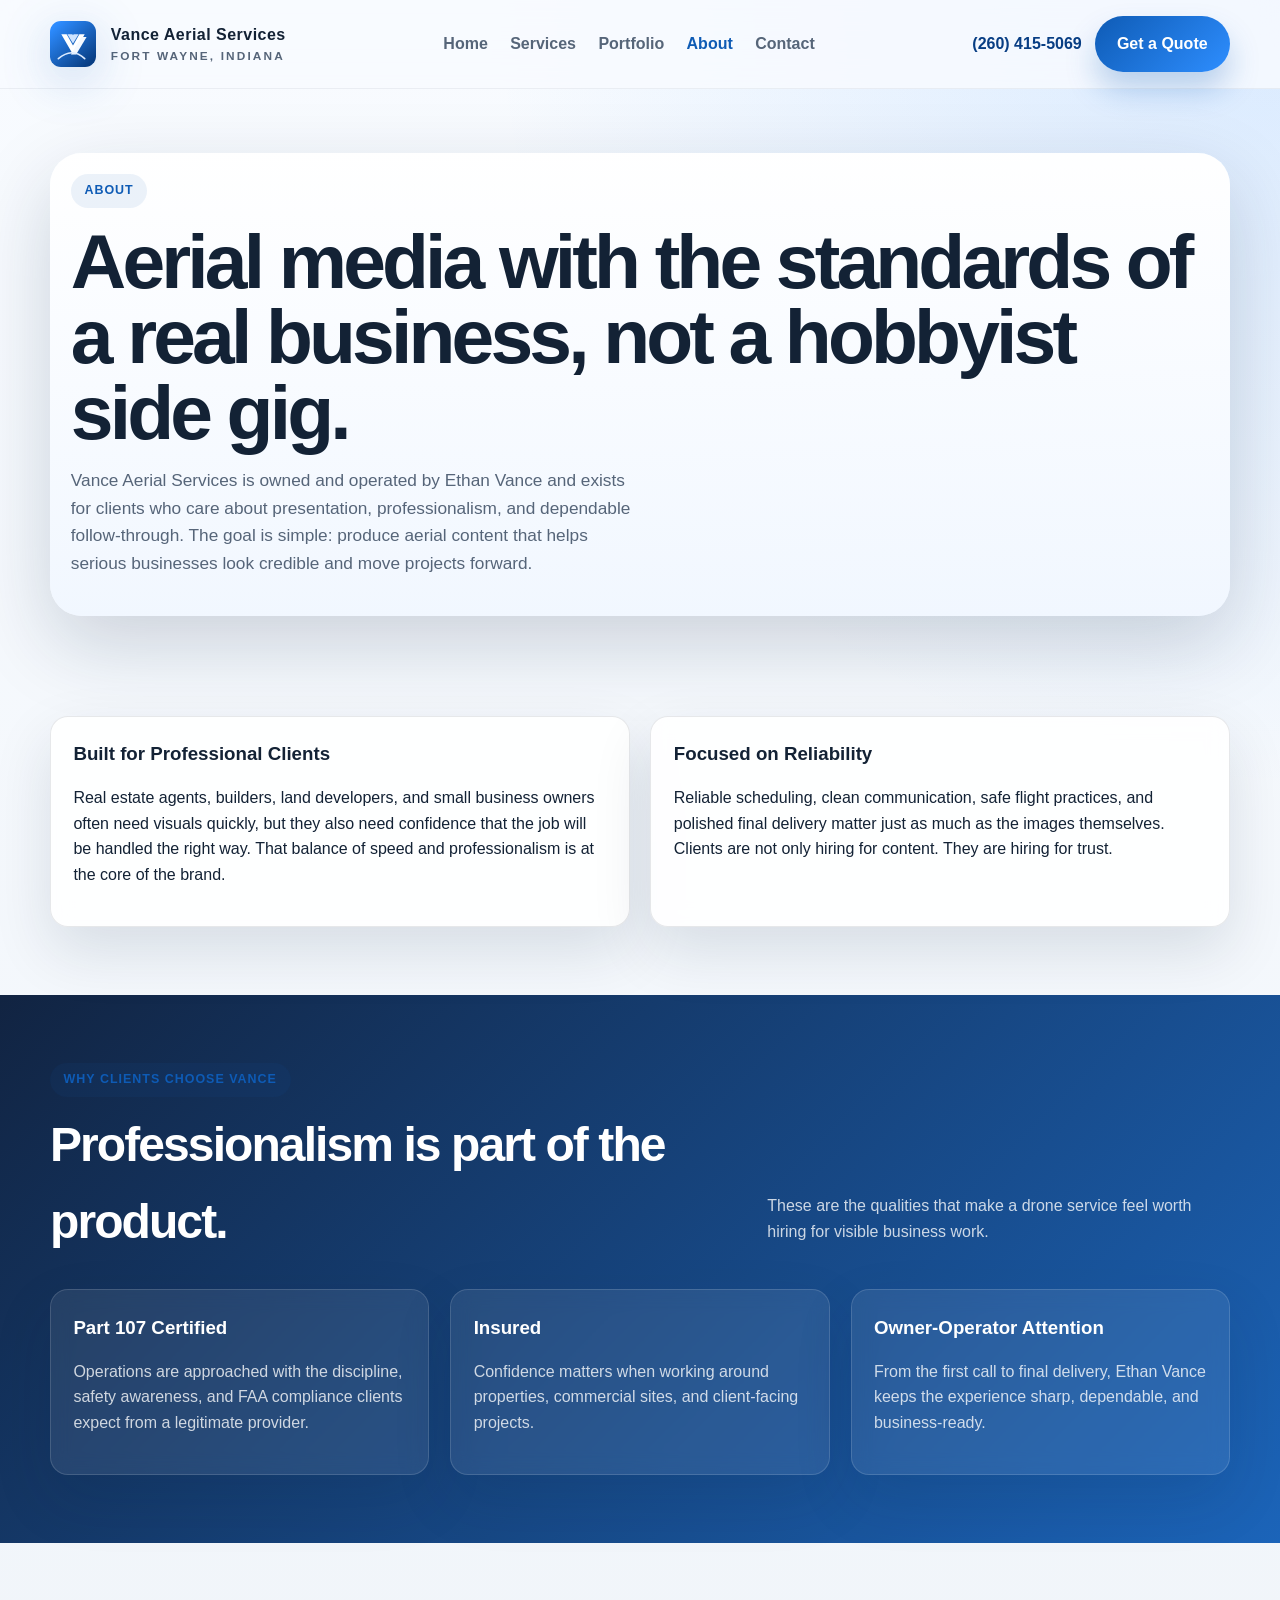
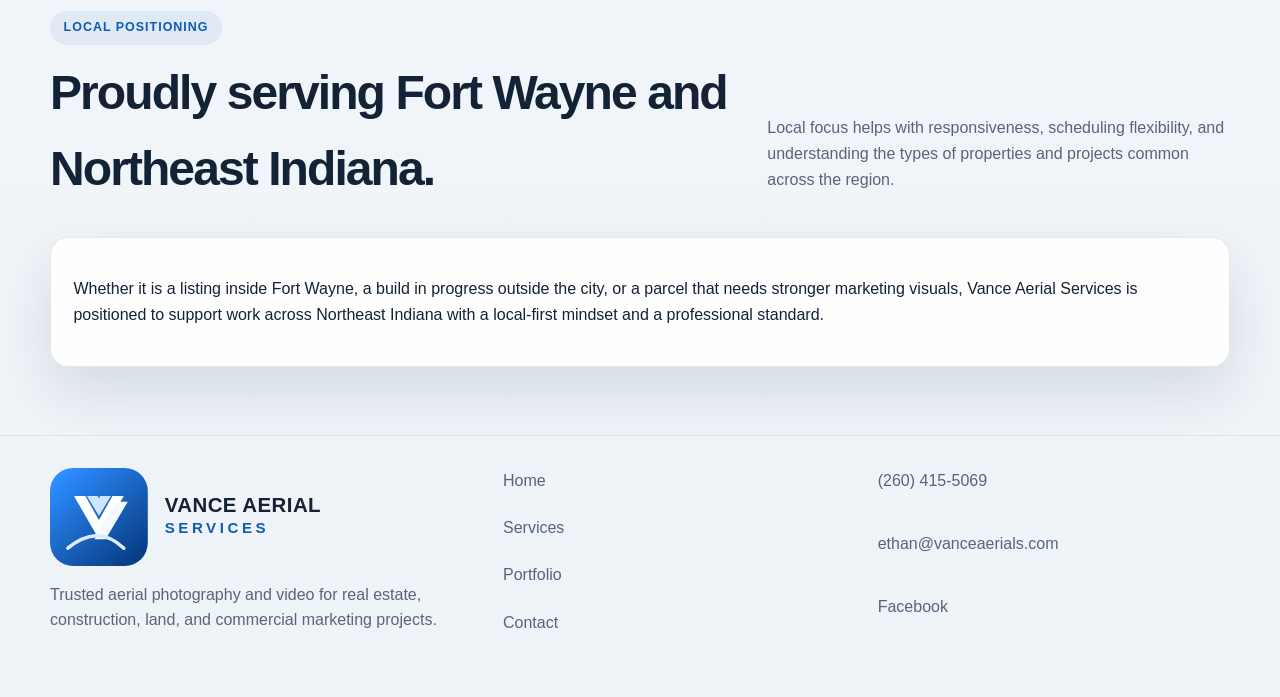
<file: about.html>
<!DOCTYPE html>
<html lang="en">
<head>
  <meta charset="UTF-8">
  <meta name="viewport" content="width=device-width, initial-scale=1.0">
  <title>About | Vance Aerial Services</title>
  <meta name="description" content="Learn about Vance Aerial Services, a professional drone photography and video company serving Fort Wayne and Northeast Indiana.">
  <link rel="icon" type="image/svg+xml" href="favicon.svg">
  <link rel="stylesheet" href="styles.css">
</head>
<body>
  <div class="page-shell">
    <header class="site-header">
      <div class="container nav-wrap">
        <a class="brand" href="index.html">
          <img class="brand-mark" src="assets/brand/logo-mark.svg" alt="Vance Aerial Services logo">
          <div class="brand-copy">
            <span>Vance Aerial Services</span>
            <span class="subtle">Fort Wayne, Indiana</span>
          </div>
        </a>
        <button class="nav-toggle" data-nav-toggle aria-label="Toggle navigation">Menu</button>
        <nav class="site-nav" data-nav>
          <a href="index.html">Home</a>
          <a href="services.html">Services</a>
          <a href="portfolio.html">Portfolio</a>
          <a class="active" href="about.html">About</a>
          <a href="contact.html">Contact</a>
        </nav>
        <div class="nav-cta" data-nav-cta>
          <a class="phone-link" href="tel:2604155069">(260) 415-5069</a>
          <a class="button button-primary" href="contact.html">Get a Quote</a>
        </div>
      </div>
    </header>

    <main>
      <section class="page-hero">
        <div class="container">
          <div class="hero-panel reveal">
            <div class="eyebrow">About</div>
            <h1>Aerial media with the standards of a real business, not a hobbyist side gig.</h1>
            <p>Vance Aerial Services is owned and operated by Ethan Vance and exists for clients who care about presentation, professionalism, and dependable follow-through. The goal is simple: produce aerial content that helps serious businesses look credible and move projects forward.</p>
          </div>
        </div>
      </section>

      <section class="section">
        <div class="container detail-grid">
          <article class="card reveal">
            <h3>Built for Professional Clients</h3>
            <p>Real estate agents, builders, land developers, and small business owners often need visuals quickly, but they also need confidence that the job will be handled the right way. That balance of speed and professionalism is at the core of the brand.</p>
          </article>
          <article class="card reveal">
            <h3>Focused on Reliability</h3>
            <p>Reliable scheduling, clean communication, safe flight practices, and polished final delivery matter just as much as the images themselves. Clients are not only hiring for content. They are hiring for trust.</p>
          </article>
        </div>
      </section>

      <section class="section band">
        <div class="container">
          <div class="section-head reveal">
            <div>
              <div class="eyebrow">Why Clients Choose Vance</div>
              <h2>Professionalism is part of the product.</h2>
            </div>
            <p>These are the qualities that make a drone service feel worth hiring for visible business work.</p>
          </div>
          <div class="benefits-grid">
            <article class="card reveal">
              <h3>Part 107 Certified</h3>
              <p>Operations are approached with the discipline, safety awareness, and FAA compliance clients expect from a legitimate provider.</p>
            </article>
            <article class="card reveal">
              <h3>Insured</h3>
              <p>Confidence matters when working around properties, commercial sites, and client-facing projects.</p>
            </article>
            <article class="card reveal">
              <h3>Owner-Operator Attention</h3>
              <p>From the first call to final delivery, Ethan Vance keeps the experience sharp, dependable, and business-ready.</p>
            </article>
          </div>
        </div>
      </section>

      <section class="section">
        <div class="container">
          <div class="section-head reveal">
            <div>
              <div class="eyebrow">Local Positioning</div>
              <h2>Proudly serving Fort Wayne and Northeast Indiana.</h2>
            </div>
            <p>Local focus helps with responsiveness, scheduling flexibility, and understanding the types of properties and projects common across the region.</p>
          </div>
          <article class="card reveal">
            <p>Whether it is a listing inside Fort Wayne, a build in progress outside the city, or a parcel that needs stronger marketing visuals, Vance Aerial Services is positioned to support work across Northeast Indiana with a local-first mindset and a professional standard.</p>
          </article>
        </div>
      </section>
    </main>

    <footer class="site-footer">
      <div class="container">
        <div class="footer-grid">
          <div>
            <a class="brand" href="index.html">
              <img class="brand-logo" src="assets/brand/logo.svg" alt="Vance Aerial Services">
            </a>
            <p>Trusted aerial photography and video for real estate, construction, land, and commercial marketing projects.</p>
          </div>
          <div class="footer-list">
            <a href="index.html">Home</a>
            <a href="services.html">Services</a>
            <a href="portfolio.html">Portfolio</a>
            <a href="contact.html">Contact</a>
          </div>
          <div class="footer-list">
            <a href="tel:2604155069">(260) 415-5069</a>
            <a href="mailto:ethan@vanceaerials.com">ethan@vanceaerials.com</a>
            <a href="https://www.facebook.com/profile.php?id=61585423335377" target="_blank" rel="noopener noreferrer">Facebook</a>
          </div>
        </div>
      </div>
    </footer>
  </div>
  <script src="script.js"></script>
</body>
</html>
</file>
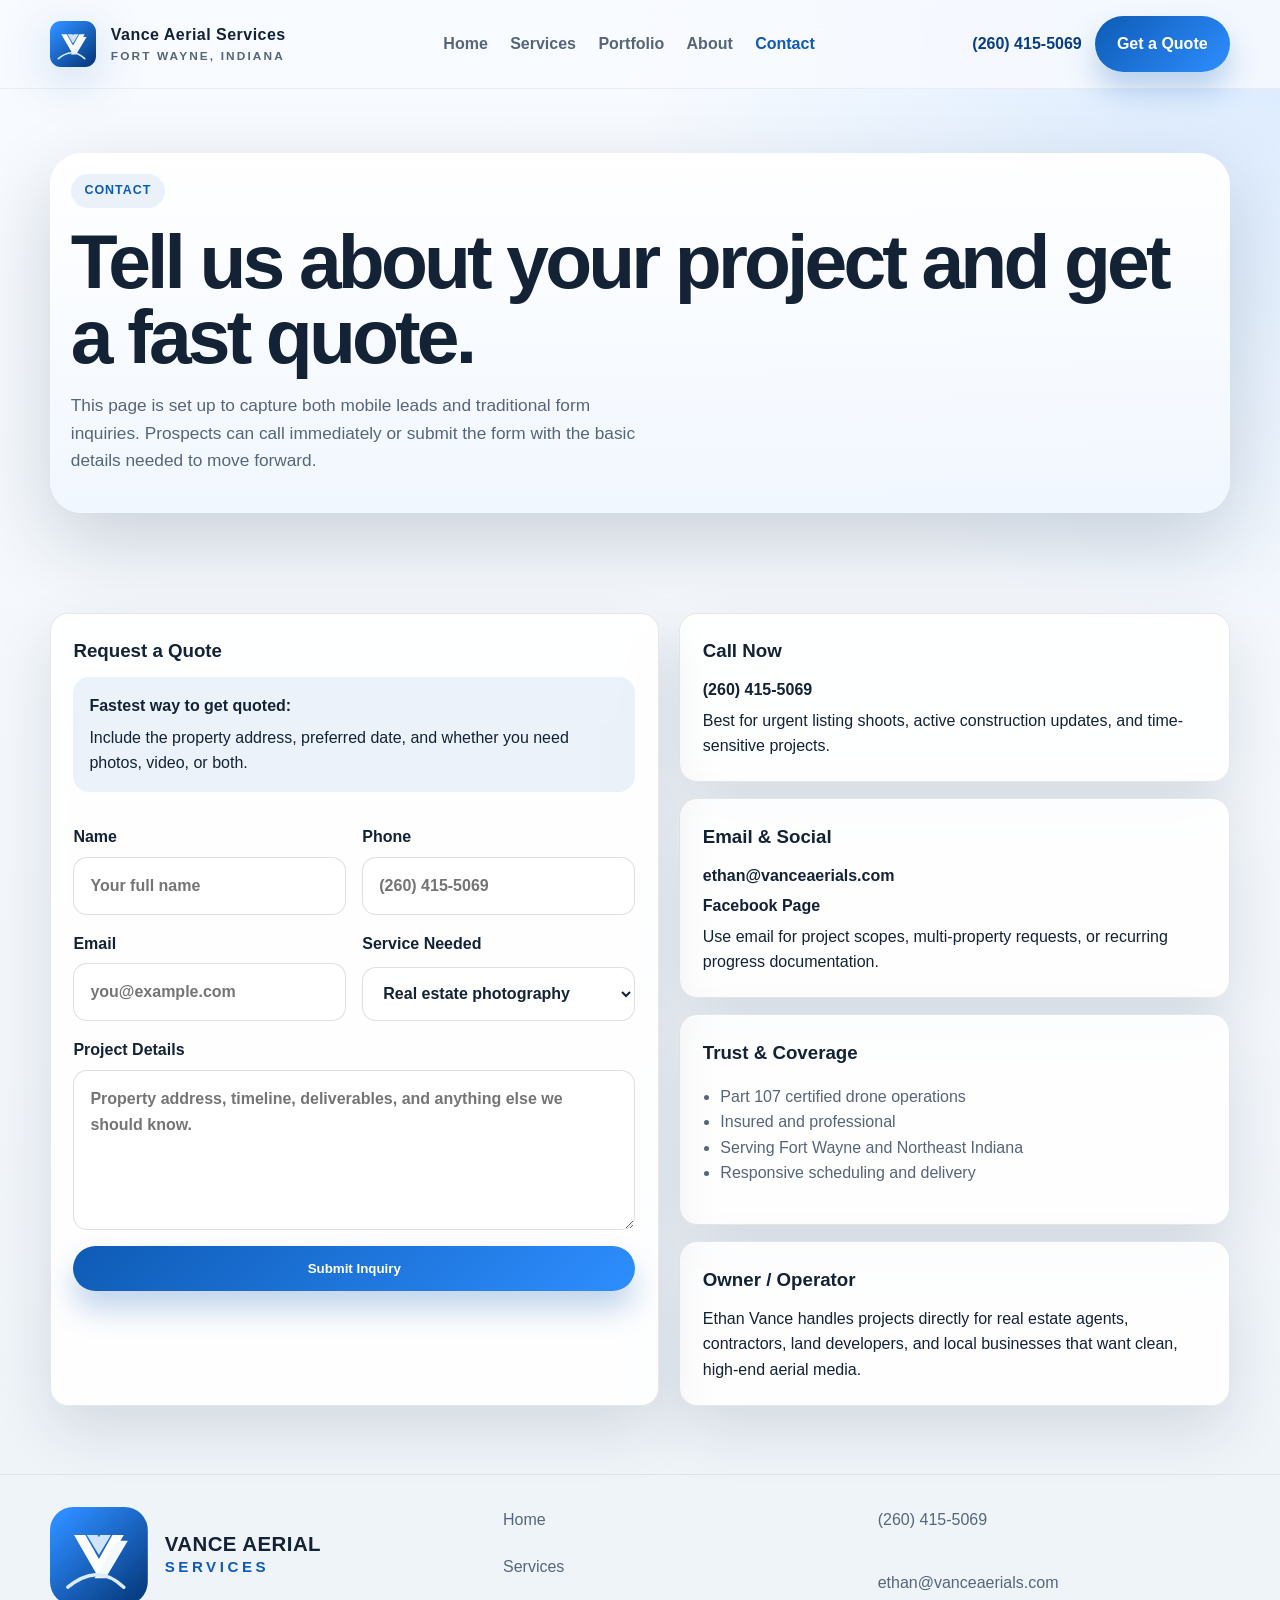
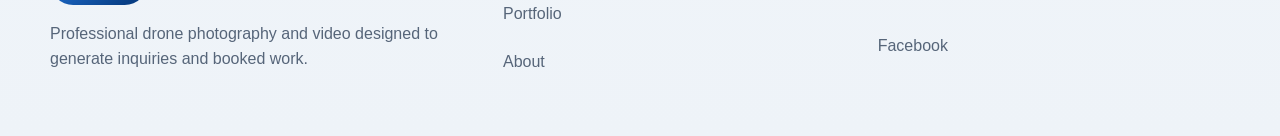
<file: contact.html>
<!DOCTYPE html>
<html lang="en">
<head>
  <meta charset="UTF-8">
  <meta name="viewport" content="width=device-width, initial-scale=1.0">
  <title>Contact | Vance Aerial Services</title>
  <meta name="description" content="Request a quote from Vance Aerial Services for drone photography and video in Fort Wayne and Northeast Indiana.">
  <link rel="icon" type="image/svg+xml" href="favicon.svg">
  <link rel="stylesheet" href="styles.css">
</head>
<body>
  <div class="page-shell">
    <header class="site-header">
      <div class="container nav-wrap">
        <a class="brand" href="index.html">
          <img class="brand-mark" src="assets/brand/logo-mark.svg" alt="Vance Aerial Services logo">
          <div class="brand-copy">
            <span>Vance Aerial Services</span>
            <span class="subtle">Fort Wayne, Indiana</span>
          </div>
        </a>
        <button class="nav-toggle" data-nav-toggle aria-label="Toggle navigation">Menu</button>
        <nav class="site-nav" data-nav>
          <a href="index.html">Home</a>
          <a href="services.html">Services</a>
          <a href="portfolio.html">Portfolio</a>
          <a href="about.html">About</a>
          <a class="active" href="contact.html">Contact</a>
        </nav>
        <div class="nav-cta" data-nav-cta>
          <a class="phone-link" href="tel:2604155069">(260) 415-5069</a>
          <a class="button button-primary" href="contact.html">Get a Quote</a>
        </div>
      </div>
    </header>

    <main>
      <section class="page-hero">
        <div class="container">
          <div class="hero-panel reveal">
            <div class="eyebrow">Contact</div>
            <h1>Tell us about your project and get a fast quote.</h1>
            <p>This page is set up to capture both mobile leads and traditional form inquiries. Prospects can call immediately or submit the form with the basic details needed to move forward.</p>
          </div>
        </div>
      </section>

      <section class="section">
        <div class="container contact-grid">
          <article class="card reveal">
            <h3>Request a Quote</h3>
            <form class="contact-form" name="quote-request" method="POST" data-netlify="true" netlify-honeypot="company" action="/thank-you.html">
              <input type="hidden" name="form-name" value="quote-request">
              <p class="hidden-field">
                <label>Leave this blank if you're human <input name="company"></label>
              </p>
              <div class="field-row">
                <label>
                  Name
                  <input type="text" name="name" placeholder="Your full name" required>
                </label>
                <label>
                  Phone
                  <input type="tel" name="phone" placeholder="(260) 415-5069" required>
                </label>
              </div>
              <div class="field-row">
                <label>
                  Email
                  <input type="email" name="email" placeholder="you@example.com" required>
                </label>
                <label>
                  Service Needed
                  <select name="service">
                    <option>Real estate photography</option>
                    <option>Construction progress tracking</option>
                    <option>Land & property marketing</option>
                    <option>Commercial aerial content</option>
                  </select>
                </label>
              </div>
              <label>
                Project Details
                <textarea name="details" placeholder="Property address, timeline, deliverables, and anything else we should know." required></textarea>
              </label>
              <button class="button button-primary" type="submit">Submit Inquiry</button>
            </form>
          </article>

          <div class="contact-list">
            <article class="contact-card reveal">
              <h3>Call Now</h3>
              <strong><a href="tel:2604155069">(260) 415-5069</a></strong>
              <span>Best for urgent listing shoots, active construction updates, and time-sensitive projects.</span>
            </article>
            <article class="contact-card reveal">
              <h3>Email & Social</h3>
              <strong><a href="mailto:ethan@vanceaerials.com">ethan@vanceaerials.com</a></strong>
              <strong><a href="https://www.facebook.com/profile.php?id=61585423335377" target="_blank" rel="noopener noreferrer">Facebook Page</a></strong>
              <span>Use email for project scopes, multi-property requests, or recurring progress documentation.</span>
            </article>
            <article class="contact-card reveal">
              <h3>Trust & Coverage</h3>
              <ul class="checklist">
                <li>Part 107 certified drone operations</li>
                <li>Insured and professional</li>
                <li>Serving Fort Wayne and Northeast Indiana</li>
                <li>Responsive scheduling and delivery</li>
              </ul>
            </article>
            <article class="contact-card reveal">
              <h3>Owner / Operator</h3>
              <span>Ethan Vance handles projects directly for real estate agents, contractors, land developers, and local businesses that want clean, high-end aerial media.</span>
            </article>
          </div>
        </div>
      </section>
    </main>

    <footer class="site-footer">
      <div class="container">
        <div class="footer-grid">
          <div>
            <a class="brand" href="index.html">
              <img class="brand-logo" src="assets/brand/logo.svg" alt="Vance Aerial Services">
            </a>
            <p>Professional drone photography and video designed to generate inquiries and booked work.</p>
          </div>
          <div class="footer-list">
            <a href="index.html">Home</a>
            <a href="services.html">Services</a>
            <a href="portfolio.html">Portfolio</a>
            <a href="about.html">About</a>
          </div>
          <div class="footer-list">
            <a href="tel:2604155069">(260) 415-5069</a>
            <a href="mailto:ethan@vanceaerials.com">ethan@vanceaerials.com</a>
            <a href="https://www.facebook.com/profile.php?id=61585423335377" target="_blank" rel="noopener noreferrer">Facebook</a>
          </div>
        </div>
      </div>
    </footer>
  </div>
  <script src="script.js"></script>
</body>
</html>
</file>
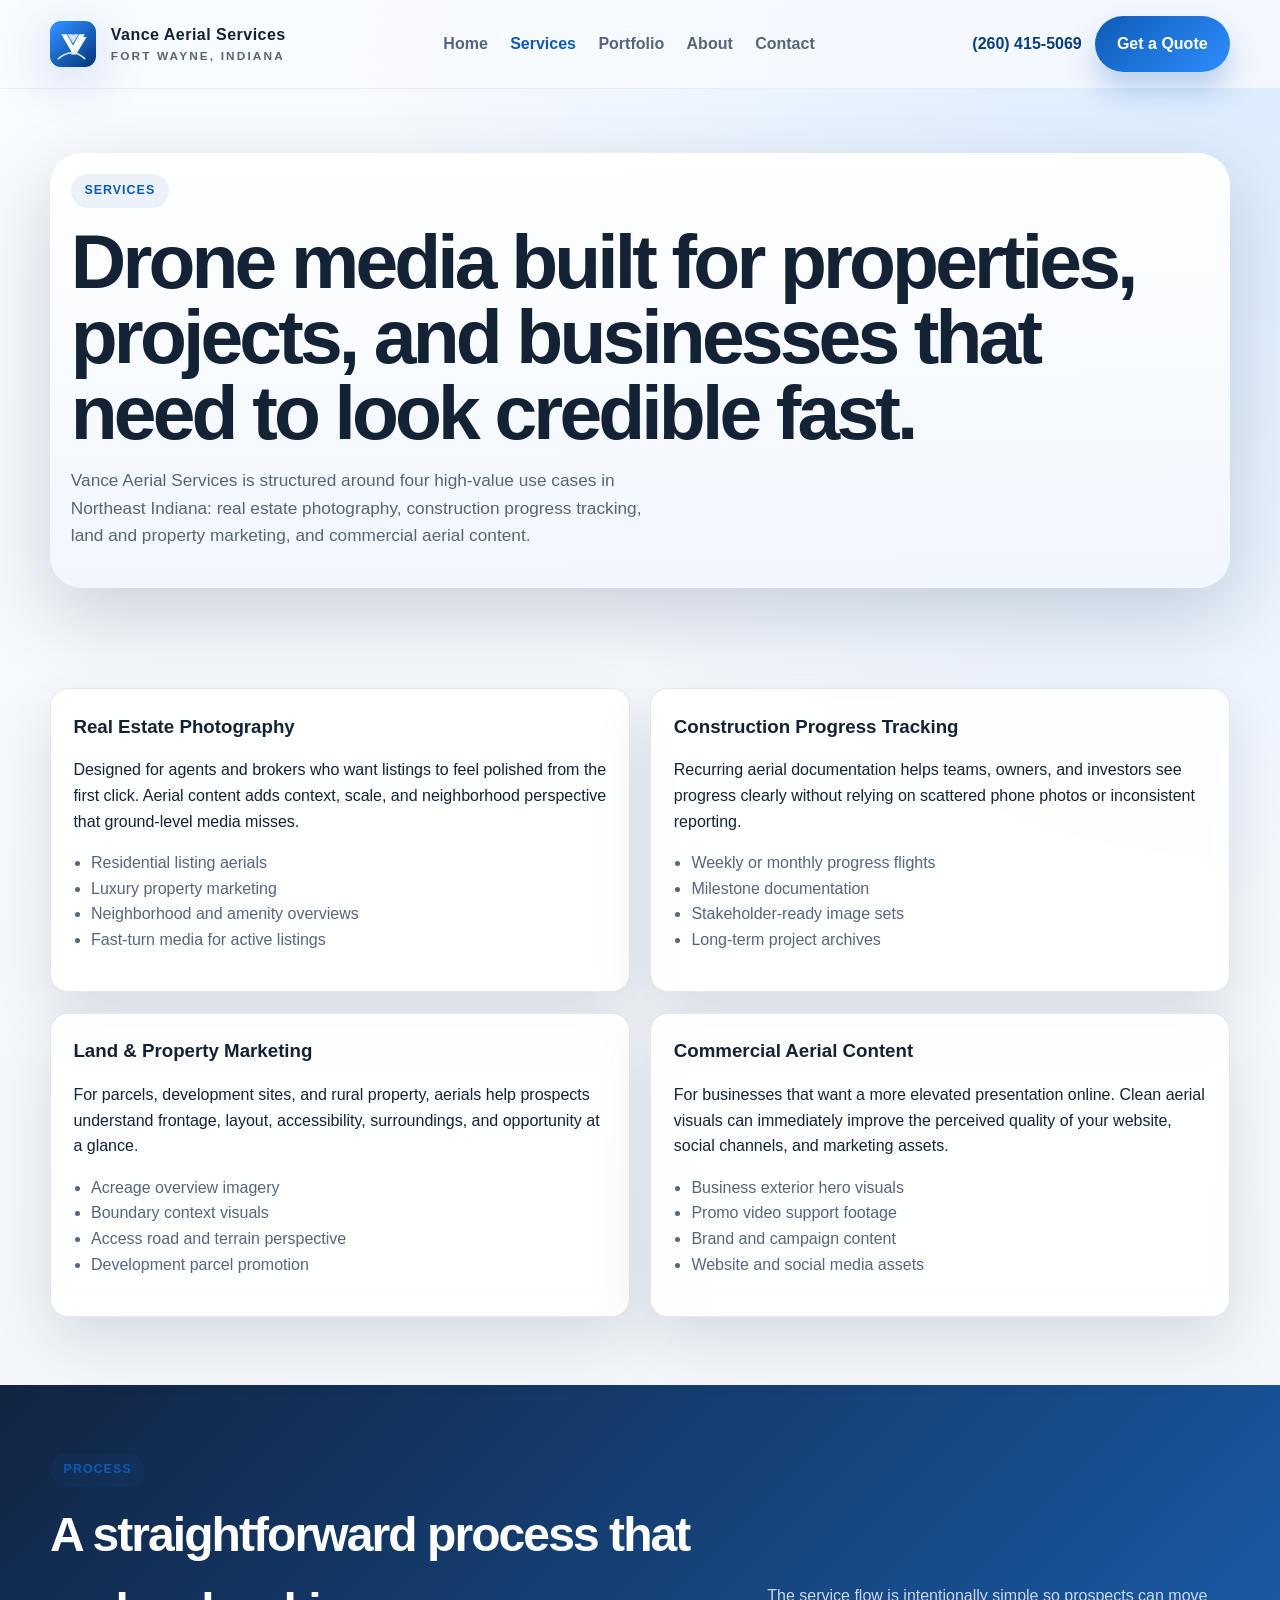
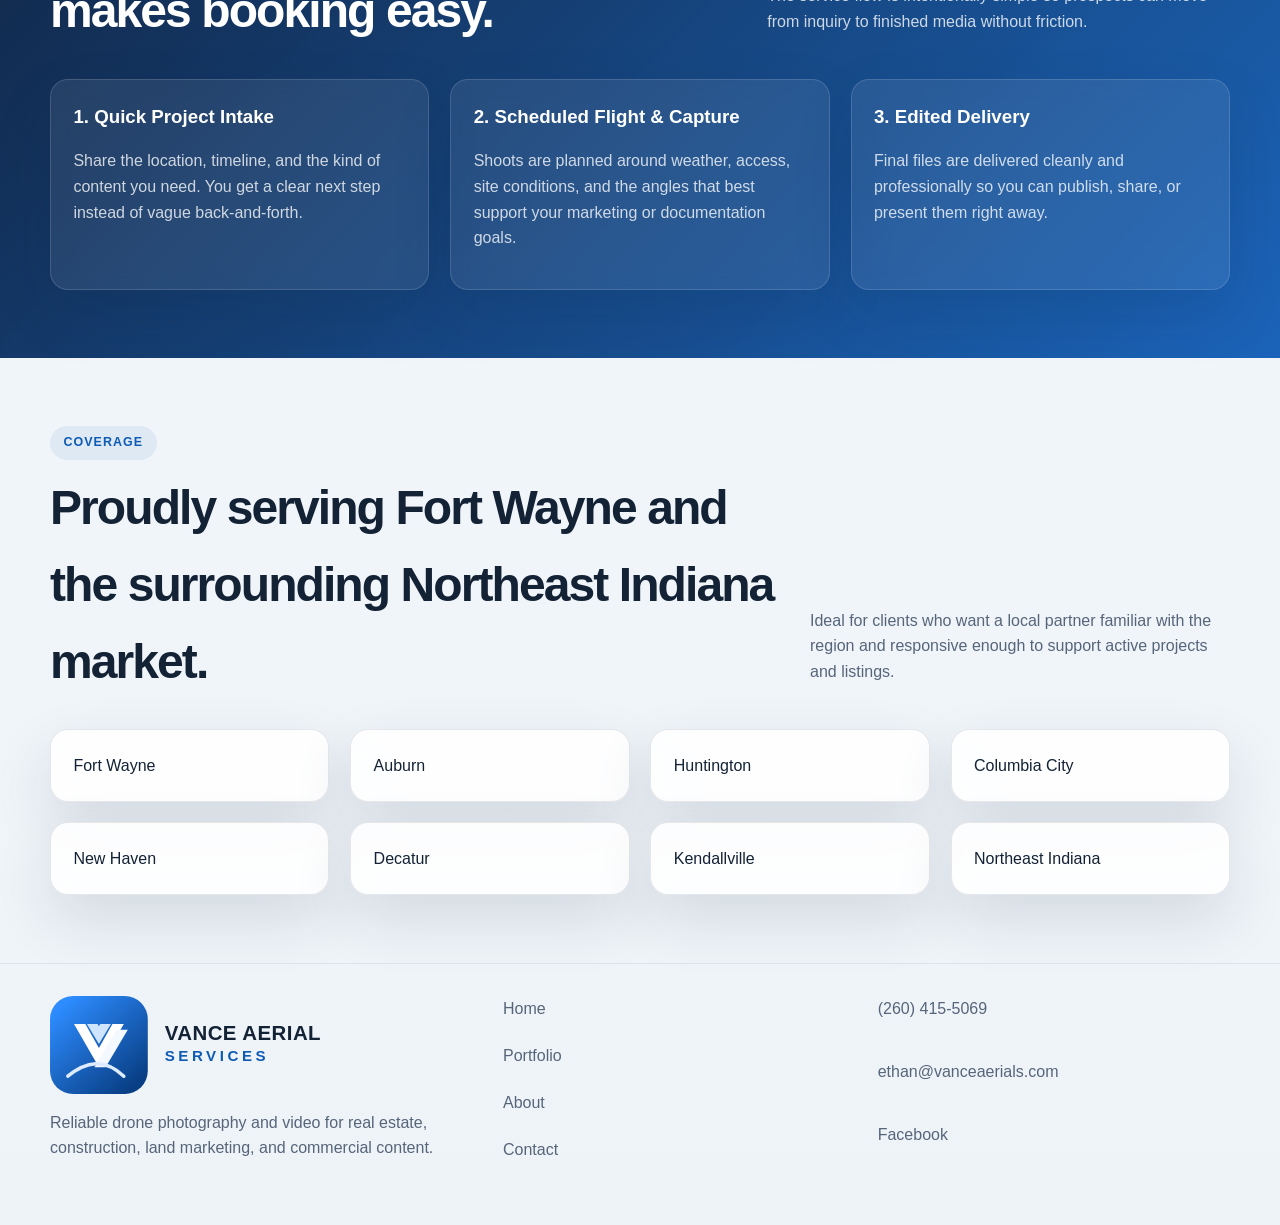
<file: services.html>
<!DOCTYPE html>
<html lang="en">
<head>
  <meta charset="UTF-8">
  <meta name="viewport" content="width=device-width, initial-scale=1.0">
  <title>Services | Vance Aerial Services</title>
  <meta name="description" content="Explore drone photography and video services in Fort Wayne, Indiana for real estate, construction progress tracking, land marketing, and commercial content.">
  <link rel="icon" type="image/svg+xml" href="favicon.svg">
  <link rel="stylesheet" href="styles.css">
</head>
<body>
  <div class="page-shell">
    <header class="site-header">
      <div class="container nav-wrap">
        <a class="brand" href="index.html">
          <img class="brand-mark" src="assets/brand/logo-mark.svg" alt="Vance Aerial Services logo">
          <div class="brand-copy">
            <span>Vance Aerial Services</span>
            <span class="subtle">Fort Wayne, Indiana</span>
          </div>
        </a>
        <button class="nav-toggle" data-nav-toggle aria-label="Toggle navigation">Menu</button>
        <nav class="site-nav" data-nav>
          <a href="index.html">Home</a>
          <a class="active" href="services.html">Services</a>
          <a href="portfolio.html">Portfolio</a>
          <a href="about.html">About</a>
          <a href="contact.html">Contact</a>
        </nav>
        <div class="nav-cta" data-nav-cta>
          <a class="phone-link" href="tel:2604155069">(260) 415-5069</a>
          <a class="button button-primary" href="contact.html">Get a Quote</a>
        </div>
      </div>
    </header>

    <main>
      <section class="page-hero">
        <div class="container">
          <div class="hero-panel reveal">
            <div class="eyebrow">Services</div>
            <h1>Drone media built for properties, projects, and businesses that need to look credible fast.</h1>
            <p>Vance Aerial Services is structured around four high-value use cases in Northeast Indiana: real estate photography, construction progress tracking, land and property marketing, and commercial aerial content.</p>
          </div>
        </div>
      </section>

      <section class="section">
        <div class="container detail-grid">
          <article class="card reveal">
            <h3>Real Estate Photography</h3>
            <p>Designed for agents and brokers who want listings to feel polished from the first click. Aerial content adds context, scale, and neighborhood perspective that ground-level media misses.</p>
            <ul>
              <li>Residential listing aerials</li>
              <li>Luxury property marketing</li>
              <li>Neighborhood and amenity overviews</li>
              <li>Fast-turn media for active listings</li>
            </ul>
          </article>
          <article class="card reveal">
            <h3>Construction Progress Tracking</h3>
            <p>Recurring aerial documentation helps teams, owners, and investors see progress clearly without relying on scattered phone photos or inconsistent reporting.</p>
            <ul>
              <li>Weekly or monthly progress flights</li>
              <li>Milestone documentation</li>
              <li>Stakeholder-ready image sets</li>
              <li>Long-term project archives</li>
            </ul>
          </article>
          <article class="card reveal">
            <h3>Land & Property Marketing</h3>
            <p>For parcels, development sites, and rural property, aerials help prospects understand frontage, layout, accessibility, surroundings, and opportunity at a glance.</p>
            <ul>
              <li>Acreage overview imagery</li>
              <li>Boundary context visuals</li>
              <li>Access road and terrain perspective</li>
              <li>Development parcel promotion</li>
            </ul>
          </article>
          <article class="card reveal">
            <h3>Commercial Aerial Content</h3>
            <p>For businesses that want a more elevated presentation online. Clean aerial visuals can immediately improve the perceived quality of your website, social channels, and marketing assets.</p>
            <ul>
              <li>Business exterior hero visuals</li>
              <li>Promo video support footage</li>
              <li>Brand and campaign content</li>
              <li>Website and social media assets</li>
            </ul>
          </article>
        </div>
      </section>

      <section class="section band">
        <div class="container">
          <div class="section-head reveal">
            <div>
              <div class="eyebrow">Process</div>
              <h2>A straightforward process that makes booking easy.</h2>
            </div>
            <p>The service flow is intentionally simple so prospects can move from inquiry to finished media without friction.</p>
          </div>
          <div class="benefits-grid">
            <article class="card reveal">
              <h3>1. Quick Project Intake</h3>
              <p>Share the location, timeline, and the kind of content you need. You get a clear next step instead of vague back-and-forth.</p>
            </article>
            <article class="card reveal">
              <h3>2. Scheduled Flight & Capture</h3>
              <p>Shoots are planned around weather, access, site conditions, and the angles that best support your marketing or documentation goals.</p>
            </article>
            <article class="card reveal">
              <h3>3. Edited Delivery</h3>
              <p>Final files are delivered cleanly and professionally so you can publish, share, or present them right away.</p>
            </article>
          </div>
        </div>
      </section>

      <section class="section">
        <div class="container">
          <div class="section-head reveal">
            <div>
              <div class="eyebrow">Coverage</div>
              <h2>Proudly serving Fort Wayne and the surrounding Northeast Indiana market.</h2>
            </div>
            <p>Ideal for clients who want a local partner familiar with the region and responsive enough to support active projects and listings.</p>
          </div>
          <div class="coverage-grid" style="grid-template-columns: repeat(4, minmax(0, 1fr));">
            <div class="mini-card reveal">Fort Wayne</div>
            <div class="mini-card reveal">Auburn</div>
            <div class="mini-card reveal">Huntington</div>
            <div class="mini-card reveal">Columbia City</div>
            <div class="mini-card reveal">New Haven</div>
            <div class="mini-card reveal">Decatur</div>
            <div class="mini-card reveal">Kendallville</div>
            <div class="mini-card reveal">Northeast Indiana</div>
          </div>
        </div>
      </section>
    </main>

    <footer class="site-footer">
      <div class="container">
        <div class="footer-grid">
          <div>
            <a class="brand" href="index.html">
              <img class="brand-logo" src="assets/brand/logo.svg" alt="Vance Aerial Services">
            </a>
            <p>Reliable drone photography and video for real estate, construction, land marketing, and commercial content.</p>
          </div>
          <div class="footer-list">
            <a href="index.html">Home</a>
            <a href="portfolio.html">Portfolio</a>
            <a href="about.html">About</a>
            <a href="contact.html">Contact</a>
          </div>
          <div class="footer-list">
            <a href="tel:2604155069">(260) 415-5069</a>
            <a href="mailto:ethan@vanceaerials.com">ethan@vanceaerials.com</a>
            <a href="https://www.facebook.com/profile.php?id=61585423335377" target="_blank" rel="noopener noreferrer">Facebook</a>
          </div>
        </div>
      </div>
    </footer>
  </div>
  <script src="script.js"></script>
</body>
</html>
</file>
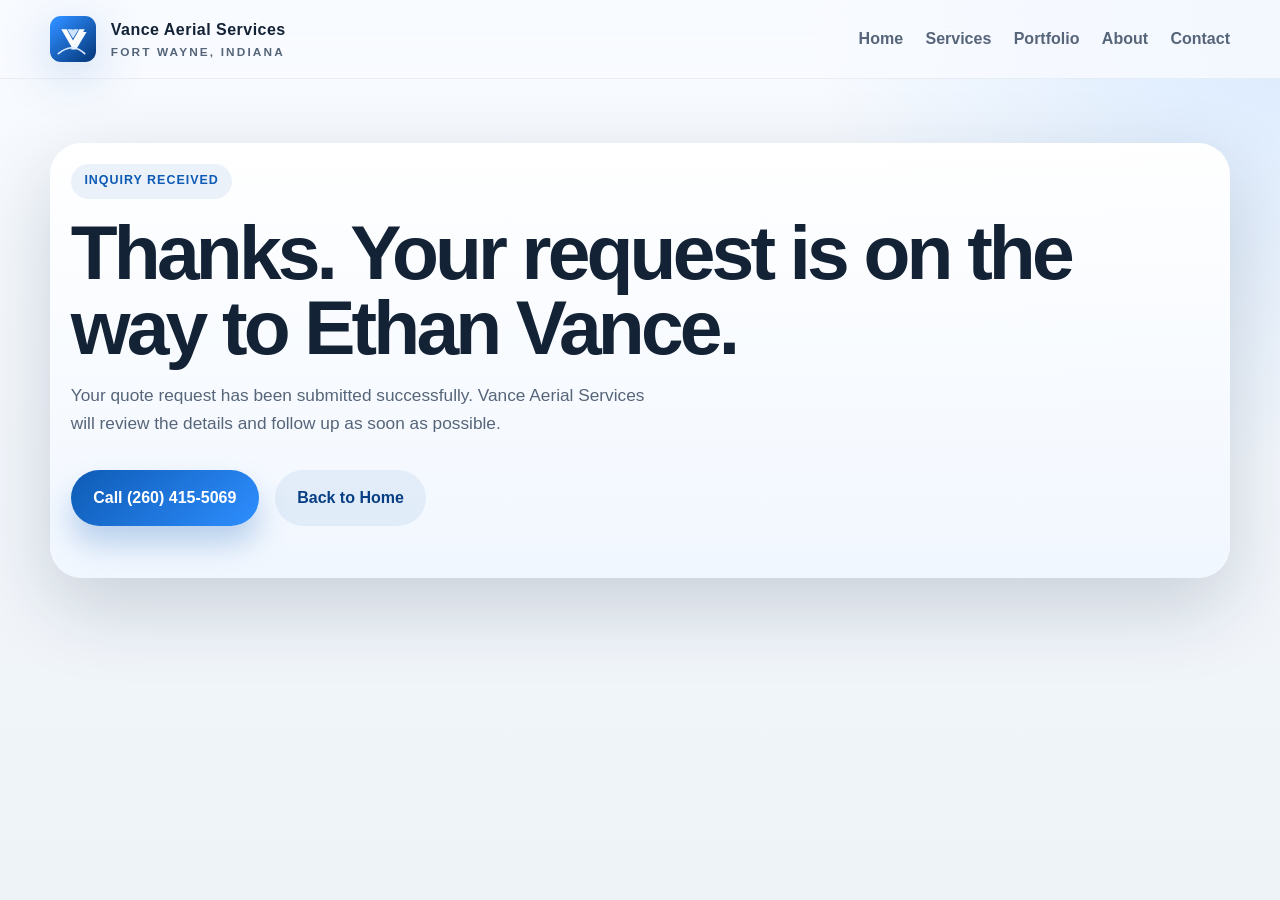
<file: thank-you.html>
<!DOCTYPE html>
<html lang="en">
<head>
  <meta charset="UTF-8">
  <meta name="viewport" content="width=device-width, initial-scale=1.0">
  <title>Thank You | Vance Aerial Services</title>
  <meta name="description" content="Thanks for contacting Vance Aerial Services. Ethan Vance will review your request and follow up soon.">
  <link rel="icon" type="image/svg+xml" href="favicon.svg">
  <link rel="stylesheet" href="styles.css">
</head>
<body>
  <div class="page-shell">
    <header class="site-header">
      <div class="container nav-wrap">
        <a class="brand" href="index.html">
          <img class="brand-mark" src="assets/brand/logo-mark.svg" alt="Vance Aerial Services logo">
          <div class="brand-copy">
            <span>Vance Aerial Services</span>
            <span class="subtle">Fort Wayne, Indiana</span>
          </div>
        </a>
        <nav class="site-nav">
          <a href="index.html">Home</a>
          <a href="services.html">Services</a>
          <a href="portfolio.html">Portfolio</a>
          <a href="about.html">About</a>
          <a href="contact.html">Contact</a>
        </nav>
      </div>
    </header>

    <main>
      <section class="page-hero">
        <div class="container">
          <div class="hero-panel reveal">
            <div class="eyebrow">Inquiry Received</div>
            <h1>Thanks. Your request is on the way to Ethan Vance.</h1>
            <p>Your quote request has been submitted successfully. Vance Aerial Services will review the details and follow up as soon as possible.</p>
            <div class="hero-actions">
              <a class="button button-primary" href="tel:2604155069">Call (260) 415-5069</a>
              <a class="button button-secondary" href="index.html">Back to Home</a>
            </div>
          </div>
        </div>
      </section>
    </main>
  </div>
  <script src="script.js"></script>
</body>
</html>
</file>
<file: styles.css>
:root {
  --bg: #eef3f8;
  --surface: rgba(255, 255, 255, 0.88);
  --surface-strong: #ffffff;
  --text: #132235;
  --muted: #566579;
  --line: rgba(19, 34, 53, 0.1);
  --primary: #0e5bb5;
  --primary-dark: #083e84;
  --accent: #2d8cff;
  --shadow: 0 24px 60px rgba(12, 32, 61, 0.12);
  --radius-lg: 28px;
  --radius-md: 18px;
  --radius-sm: 12px;
  --max: 1180px;
}

*,
*::before,
*::after {
  box-sizing: border-box;
}

html {
  scroll-behavior: smooth;
}

body {
  margin: 0;
  font-family: "Segoe UI", "Helvetica Neue", Arial, sans-serif;
  color: var(--text);
  background:
    radial-gradient(circle at top right, rgba(45, 140, 255, 0.15), transparent 30%),
    linear-gradient(180deg, #f8fbff 0%, var(--bg) 100%);
  line-height: 1.6;
}

img {
  max-width: 100%;
  display: block;
}

a {
  color: inherit;
  text-decoration: none;
}

.page-shell {
  min-height: 100vh;
}

.container {
  width: min(calc(100% - 2rem), var(--max));
  margin: 0 auto;
}

.site-header {
  position: sticky;
  top: 0;
  z-index: 20;
  backdrop-filter: blur(18px);
  background: rgba(248, 251, 255, 0.82);
  border-bottom: 1px solid rgba(19, 34, 53, 0.06);
}

.nav-wrap {
  display: flex;
  align-items: center;
  justify-content: space-between;
  gap: 1rem;
  padding: 1rem 0;
}

.brand {
  display: flex;
  align-items: center;
  gap: 0.9rem;
  font-weight: 700;
  letter-spacing: 0.03em;
}

.brand-mark {
  width: 2.9rem;
  height: 2.9rem;
  object-fit: contain;
  filter: drop-shadow(0 12px 24px rgba(14, 91, 181, 0.22));
}

.brand-logo {
  width: min(100%, 20rem);
  height: auto;
}

.brand-copy span {
  display: block;
}

.brand-copy .subtle {
  font-size: 0.74rem;
  text-transform: uppercase;
  letter-spacing: 0.18em;
  color: var(--muted);
}

.nav-toggle {
  display: none;
  border: 0;
  background: var(--surface-strong);
  color: var(--text);
  padding: 0.8rem;
  border-radius: 12px;
  box-shadow: var(--shadow);
}

.site-nav {
  display: flex;
  align-items: center;
  gap: 1.4rem;
}

.site-nav a {
  color: var(--muted);
  font-weight: 600;
  transition: color 0.2s ease;
}

.site-nav a:hover,
.site-nav a.active {
  color: var(--primary);
}

.nav-cta {
  display: flex;
  align-items: center;
  gap: 0.8rem;
}

.phone-link {
  font-weight: 700;
  color: var(--primary-dark);
}

.button {
  display: inline-flex;
  align-items: center;
  justify-content: center;
  gap: 0.55rem;
  padding: 0.95rem 1.4rem;
  border: 0;
  border-radius: 999px;
  cursor: pointer;
  font-weight: 700;
  transition: transform 0.2s ease, box-shadow 0.2s ease, background 0.2s ease;
}

.button:hover {
  transform: translateY(-2px);
}

.button-primary {
  color: white;
  background: linear-gradient(135deg, var(--primary) 0%, #2e8eff 100%);
  box-shadow: 0 18px 30px rgba(14, 91, 181, 0.26);
}

.button-secondary {
  color: var(--primary-dark);
  background: rgba(14, 91, 181, 0.08);
}

.button-light {
  color: white;
  border: 1px solid rgba(255, 255, 255, 0.18);
  background: rgba(255, 255, 255, 0.08);
}

.eyebrow {
  display: inline-flex;
  align-items: center;
  gap: 0.5rem;
  padding: 0.45rem 0.85rem;
  border-radius: 999px;
  font-weight: 700;
  font-size: 0.78rem;
  letter-spacing: 0.08em;
  text-transform: uppercase;
  color: var(--primary);
  background: rgba(14, 91, 181, 0.08);
}

.hero {
  padding: 4.5rem 0 3rem;
}

.hero-grid {
  display: grid;
  grid-template-columns: 1.2fr 0.95fr;
  gap: 2rem;
  align-items: stretch;
}

.hero-copy h1,
.page-hero h1 {
  margin: 1rem 0;
  font-size: clamp(2.5rem, 6vw, 5.1rem);
  line-height: 0.98;
  letter-spacing: -0.05em;
}

.hero-copy p,
.page-hero p {
  max-width: 60ch;
  font-size: 1.08rem;
  color: var(--muted);
}

.hero-actions {
  display: flex;
  flex-wrap: wrap;
  gap: 1rem;
  margin: 2rem 0;
}

.hero-trust {
  display: grid;
  grid-template-columns: repeat(3, minmax(0, 1fr));
  gap: 1rem;
  margin-top: 2rem;
}

.trust-pill,
.mini-card,
.card,
.glass-card {
  border: 1px solid var(--line);
  background: var(--surface);
  backdrop-filter: blur(10px);
  border-radius: var(--radius-md);
  box-shadow: var(--shadow);
}

.trust-pill {
  padding: 1rem 1.1rem;
}

.trust-pill strong,
.stat strong,
.price strong,
.quote strong {
  display: block;
  font-size: 1.05rem;
}

.trust-pill span,
.stat span,
.price span,
.quote span {
  color: var(--muted);
  font-size: 0.95rem;
}

.hero-panel {
  padding: 1.3rem;
  border-radius: calc(var(--radius-lg) + 4px);
  background:
    linear-gradient(180deg, rgba(255, 255, 255, 0.96), rgba(237, 245, 255, 0.92)),
    url("https://images.unsplash.com/photo-1514249710537-79a757796fb3?auto=format&fit=crop&w=1200&q=80") center/cover;
  box-shadow: 0 28px 80px rgba(12, 32, 61, 0.18);
}

.hero-visual {
  min-height: 100%;
  display: flex;
  flex-direction: column;
  justify-content: flex-end;
  padding: 2rem;
  border-radius: var(--radius-lg);
  color: white;
  background:
    linear-gradient(180deg, rgba(7, 18, 36, 0.1), rgba(7, 18, 36, 0.8)),
    url("https://images.unsplash.com/photo-1508614589041-895b88991e3e?auto=format&fit=crop&w=1200&q=80") center/cover;
}

.hero-video-shell {
  position: relative;
  overflow: hidden;
  min-height: 100%;
  border-radius: var(--radius-lg);
  background: #0d1f37;
}

.hero-video-shell::after {
  content: "";
  position: absolute;
  inset: 0;
  background: linear-gradient(180deg, rgba(7, 18, 36, 0.14), rgba(7, 18, 36, 0.84));
  pointer-events: none;
}

.hero-video {
  position: absolute;
  inset: 0;
  width: 100%;
  height: 100%;
  object-fit: cover;
}

.hero-video-copy {
  position: relative;
  z-index: 1;
  min-height: 100%;
  display: flex;
  flex-direction: column;
  justify-content: flex-end;
  padding: 2rem;
  color: white;
}

.hero-visual h2 {
  margin: 0 0 0.6rem;
  font-size: 1.8rem;
}

.hero-visual p {
  margin: 0;
  max-width: 34ch;
  color: rgba(255, 255, 255, 0.82);
}

.stats-grid,
.service-grid,
.benefits-grid,
.pricing-grid,
.gallery-grid,
.detail-grid,
.testimonial-grid,
.contact-grid,
.coverage-grid {
  display: grid;
  gap: 1.3rem;
}

.stats-grid {
  grid-template-columns: repeat(4, minmax(0, 1fr));
  margin: 2.5rem 0;
}

.stat,
.mini-card,
.card,
.quote,
.price,
.contact-card,
.service-panel,
.gallery-card {
  padding: 1.4rem;
  border-radius: var(--radius-md);
  border: 1px solid var(--line);
  background: var(--surface);
  box-shadow: var(--shadow);
}

.section {
  padding: 4.25rem 0;
}

.section-head {
  display: flex;
  align-items: end;
  justify-content: space-between;
  gap: 1rem;
  margin-bottom: 1.8rem;
}

.section-head h2 {
  margin: 0.6rem 0 0;
  font-size: clamp(1.85rem, 4vw, 3rem);
  letter-spacing: -0.04em;
}

.section-head p {
  max-width: 52ch;
  color: var(--muted);
}

.service-grid {
  grid-template-columns: repeat(4, minmax(0, 1fr));
}

.service-panel h3,
.card h3,
.price h3,
.gallery-card h3,
.contact-card h3 {
  margin-top: 0;
  margin-bottom: 0.7rem;
}

.service-panel ul,
.card ul,
.price ul {
  padding-left: 1.1rem;
  color: var(--muted);
}

.benefits-grid {
  grid-template-columns: repeat(3, minmax(0, 1fr));
}

.band {
  color: white;
  background:
    linear-gradient(135deg, rgba(8, 27, 58, 0.96), rgba(14, 91, 181, 0.94)),
    url("https://images.unsplash.com/photo-1473968512647-3e447244af8f?auto=format&fit=crop&w=1200&q=80") center/cover;
}

.band .section-head p,
.band .quote span,
.band .price span,
.band .card p,
.band .card li {
  color: rgba(255, 255, 255, 0.78);
}

.band .card,
.band .price,
.band .quote {
  background: rgba(255, 255, 255, 0.08);
  border-color: rgba(255, 255, 255, 0.14);
}

.pricing-grid {
  grid-template-columns: repeat(3, minmax(0, 1fr));
}

.price.featured {
  position: relative;
  transform: translateY(-6px);
  background: rgba(255, 255, 255, 0.12);
}

.badge {
  display: inline-block;
  margin-bottom: 0.9rem;
  padding: 0.4rem 0.7rem;
  border-radius: 999px;
  font-size: 0.72rem;
  font-weight: 700;
  text-transform: uppercase;
  letter-spacing: 0.08em;
  color: var(--primary-dark);
  background: white;
}

.quote {
  padding: 1.5rem;
}

.testimonial-grid {
  grid-template-columns: repeat(3, minmax(0, 1fr));
}

.quote p {
  margin-top: 0;
}

.page-hero {
  padding: 4rem 0 2rem;
}

.page-hero .hero-panel {
  background:
    linear-gradient(180deg, rgba(255, 255, 255, 0.98), rgba(241, 247, 255, 0.96));
}

.detail-grid {
  grid-template-columns: repeat(2, minmax(0, 1fr));
}

.gallery-grid {
  grid-template-columns: repeat(3, minmax(0, 1fr));
}

.gallery-shot {
  aspect-ratio: 4 / 3;
  border-radius: var(--radius-sm);
  margin-bottom: 1rem;
  background-size: cover;
  background-position: center;
}

.video-card {
  overflow: hidden;
}

.video-frame {
  width: 100%;
  aspect-ratio: 4 / 3;
  margin-bottom: 1rem;
  border-radius: var(--radius-sm);
  object-fit: cover;
  background: #dfe7f0;
}

.contact-grid {
  grid-template-columns: 1.05fr 0.95fr;
}

.contact-form {
  display: grid;
  gap: 1rem;
}

.hidden-field {
  display: none;
}

.field-row {
  display: grid;
  grid-template-columns: repeat(2, minmax(0, 1fr));
  gap: 1rem;
}

label {
  display: grid;
  gap: 0.45rem;
  font-weight: 600;
}

input,
textarea,
select {
  width: 100%;
  padding: 0.95rem 1rem;
  border-radius: 14px;
  border: 1px solid rgba(19, 34, 53, 0.14);
  background: white;
  color: var(--text);
  font: inherit;
}

textarea {
  min-height: 160px;
  resize: vertical;
}

.contact-list {
  display: grid;
  gap: 1rem;
}

.contact-card strong {
  display: block;
  margin-bottom: 0.3rem;
}

.checklist {
  padding-left: 1.1rem;
  color: var(--muted);
}

.site-footer {
  padding: 2rem 0 3rem;
  border-top: 1px solid rgba(19, 34, 53, 0.08);
}

.footer-grid {
  display: grid;
  grid-template-columns: 1.1fr 0.9fr 0.9fr;
  gap: 1.4rem;
}

.footer-grid p,
.footer-grid a {
  color: var(--muted);
}

.footer-list {
  display: grid;
  gap: 0.5rem;
}

.fine-print {
  margin-top: 1.5rem;
  color: var(--muted);
  font-size: 0.92rem;
}

.reveal {
  opacity: 0;
  transform: translateY(20px);
  transition: opacity 0.6s ease, transform 0.6s ease;
}

.reveal.in-view {
  opacity: 1;
  transform: none;
}

@media (max-width: 980px) {
  .hero-grid,
  .contact-grid,
  .detail-grid,
  .footer-grid,
  .section-head {
    grid-template-columns: 1fr;
  }

  .service-grid,
  .benefits-grid,
  .pricing-grid,
  .testimonial-grid,
  .stats-grid,
  .gallery-grid {
    grid-template-columns: repeat(2, minmax(0, 1fr));
  }

  .section-head {
    align-items: start;
  }
}

@media (max-width: 760px) {
  .nav-wrap {
    flex-wrap: wrap;
  }

  .nav-toggle {
    display: inline-flex;
  }

  .site-nav,
  .nav-cta {
    width: 100%;
    display: none;
    flex-direction: column;
    align-items: flex-start;
    padding-top: 0.6rem;
  }

  .site-nav.open,
  .nav-cta.open {
    display: flex;
  }

  .hero,
  .section,
  .page-hero {
    padding: 3rem 0;
  }

  .hero-trust,
  .service-grid,
  .benefits-grid,
  .pricing-grid,
  .testimonial-grid,
  .stats-grid,
  .gallery-grid,
  .field-row {
    grid-template-columns: 1fr;
  }

  .hero-copy h1,
  .page-hero h1 {
    font-size: clamp(2.25rem, 11vw, 3.5rem);
  }

  .hero-visual {
    min-height: 24rem;
  }
}
</file>
